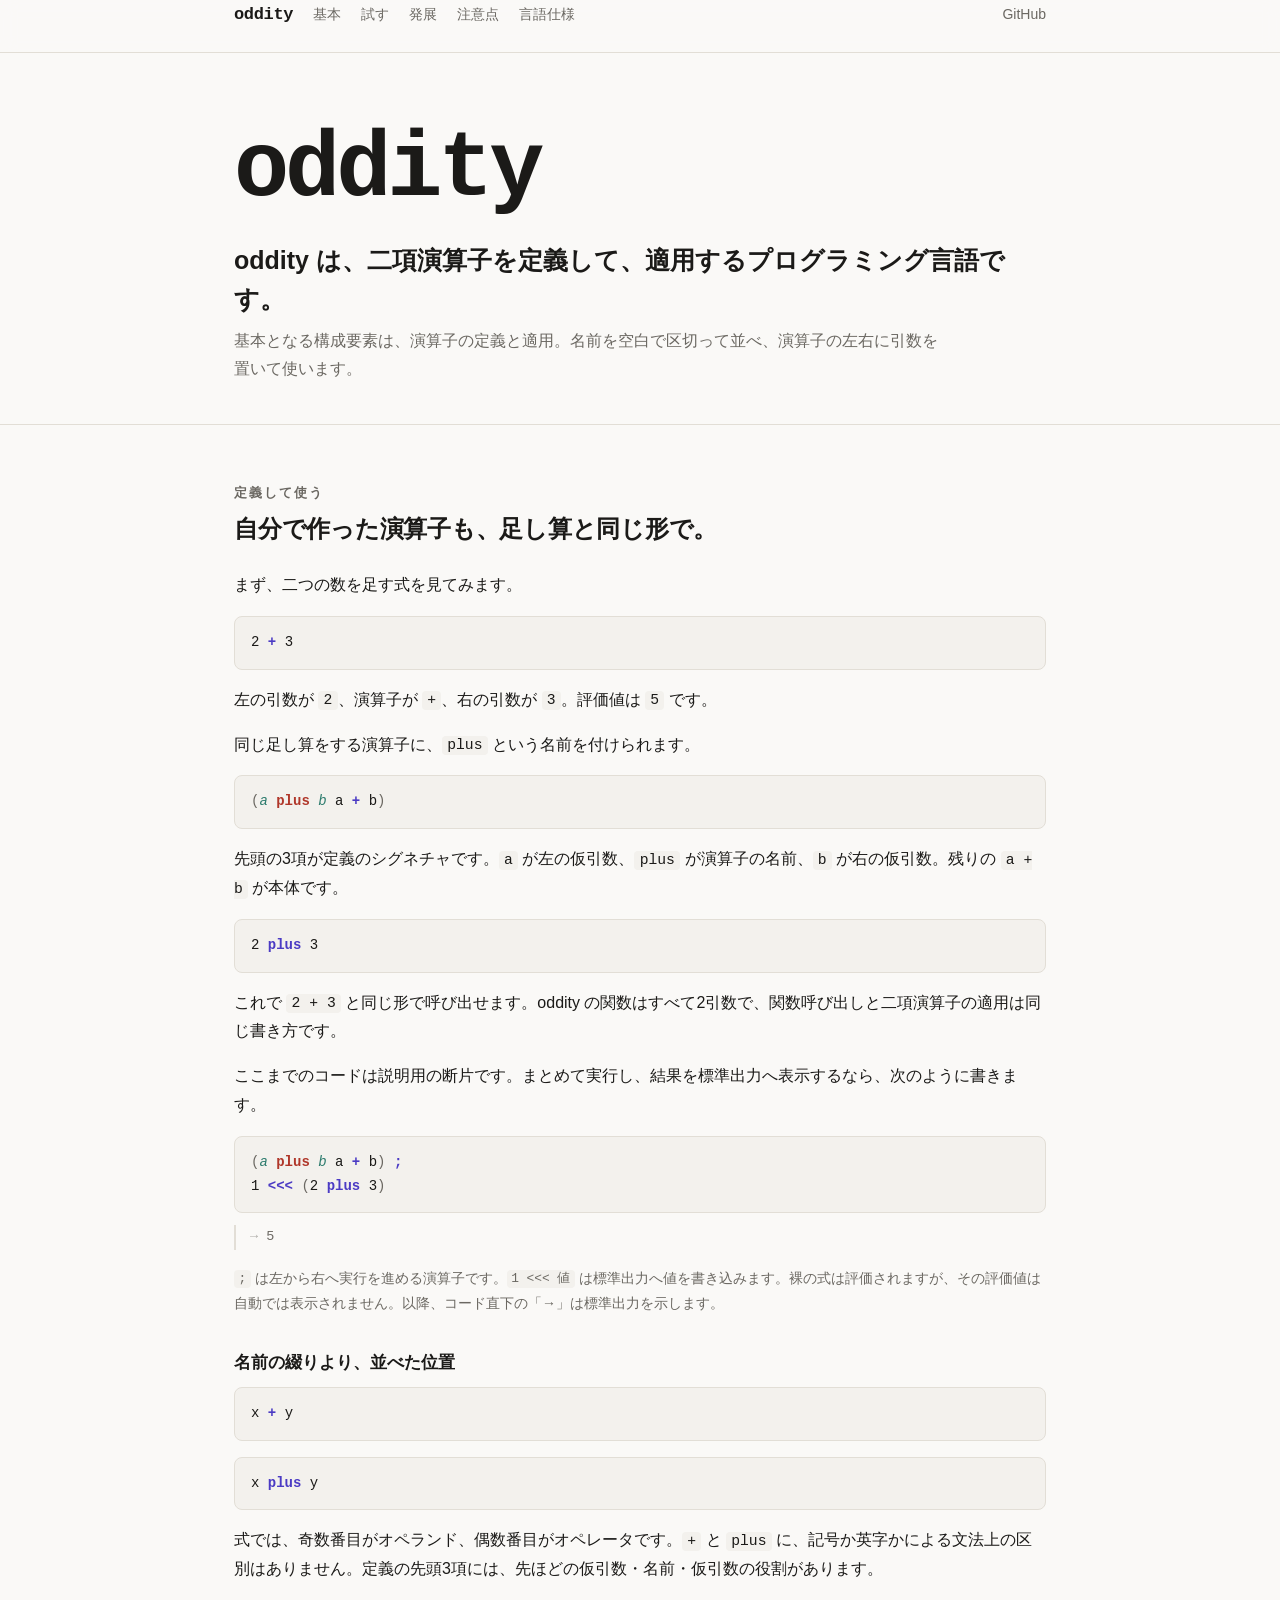
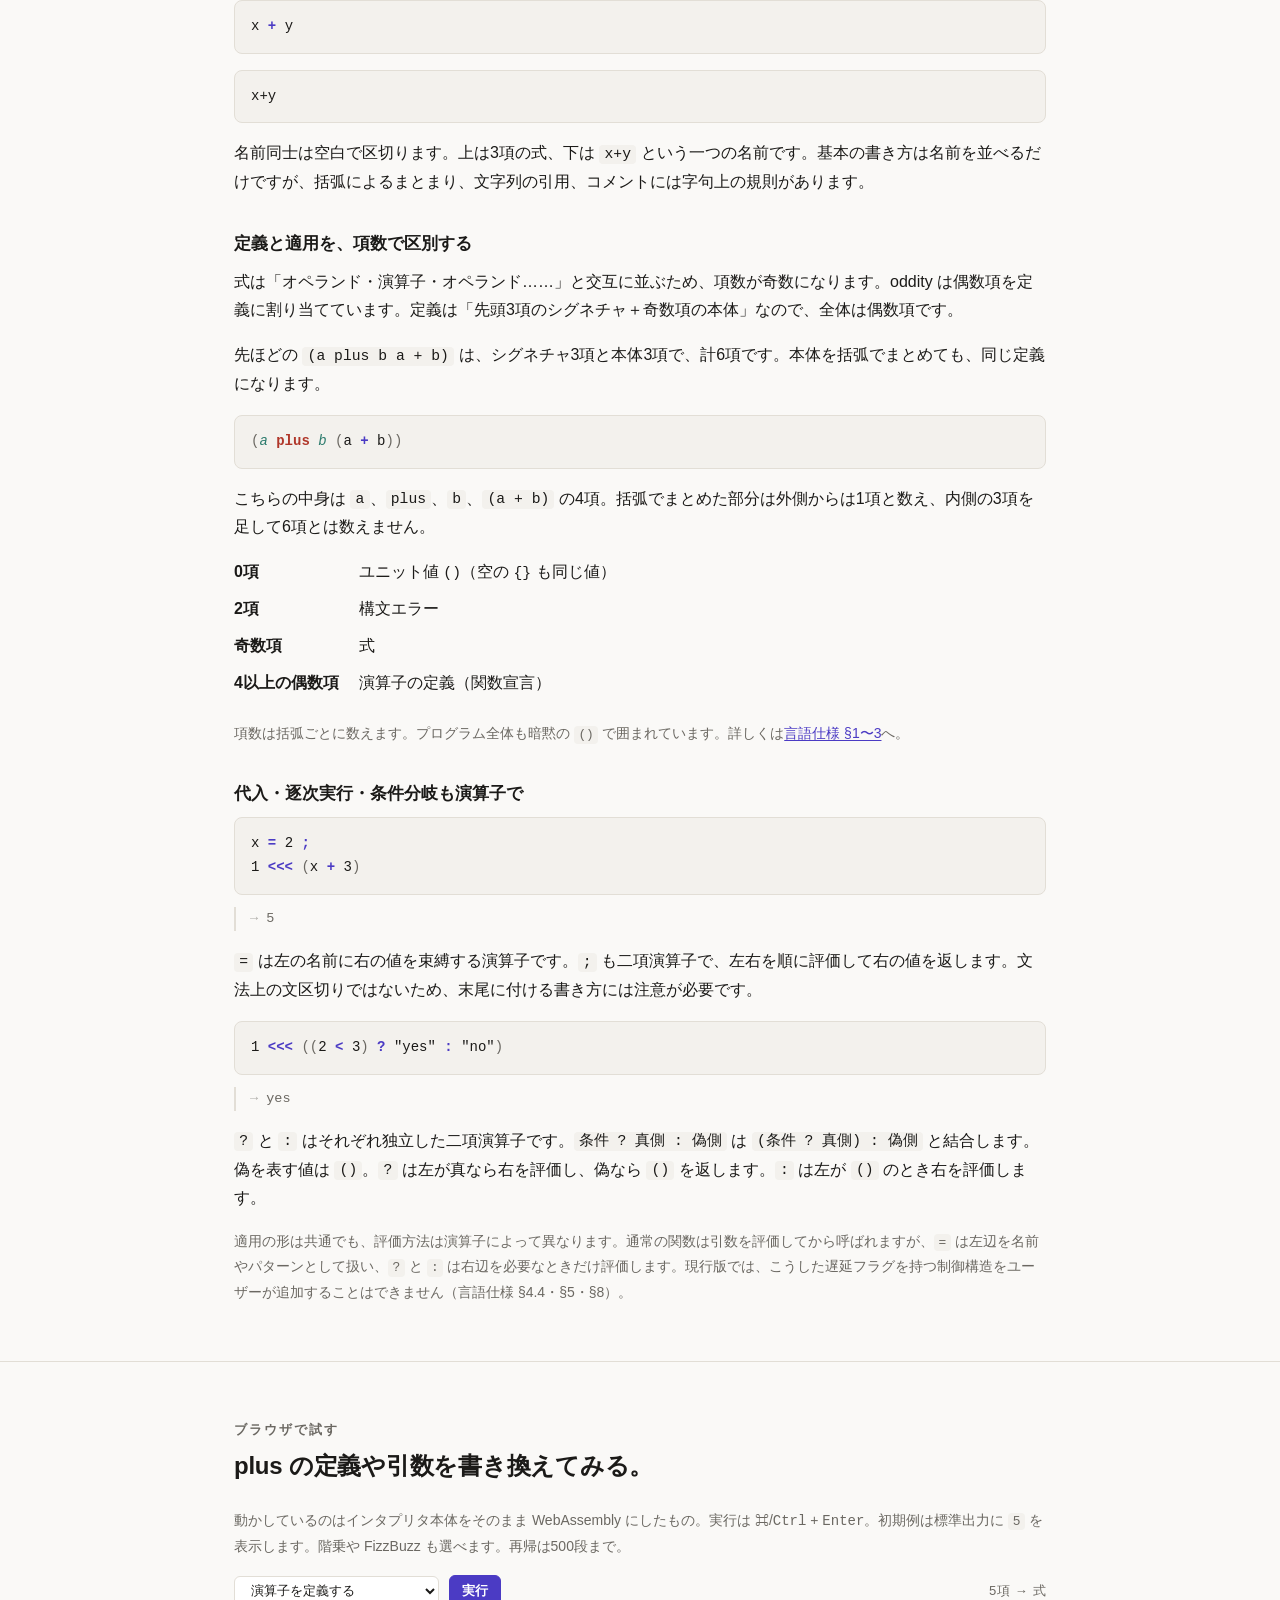
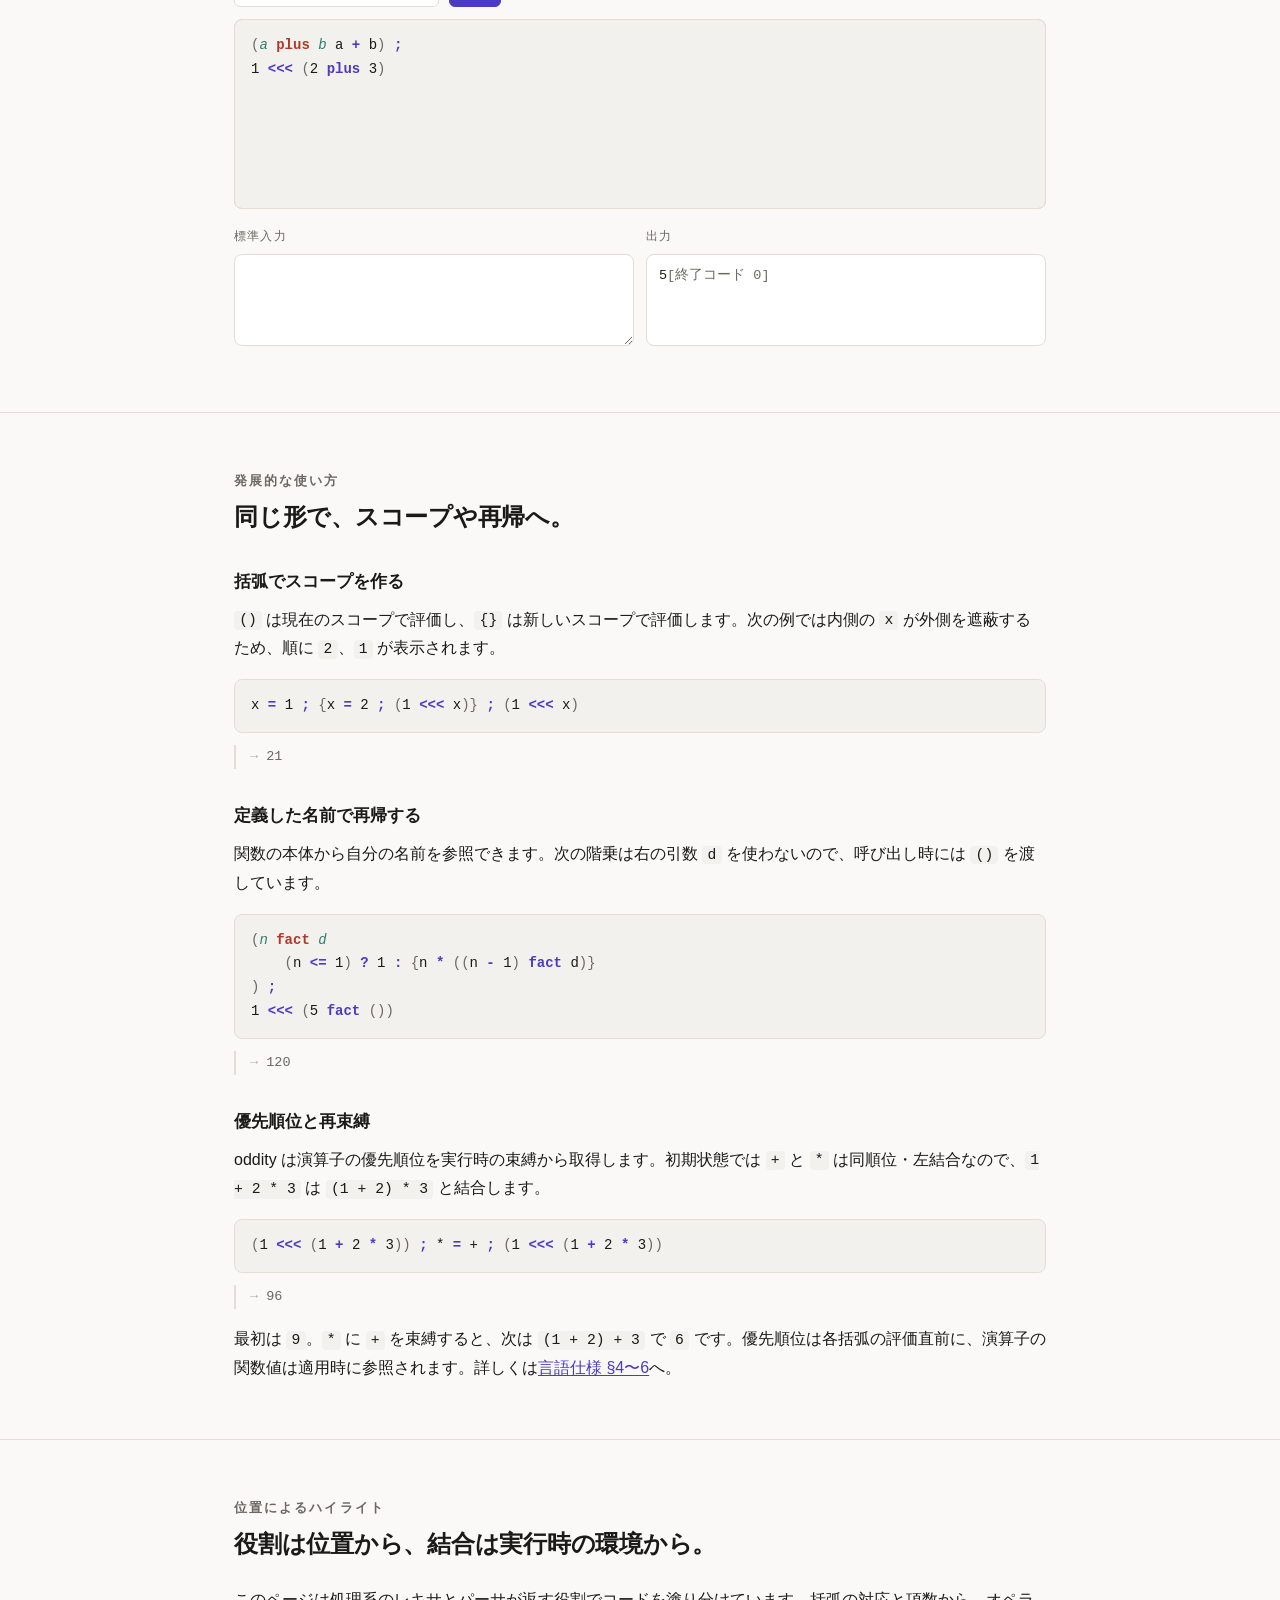
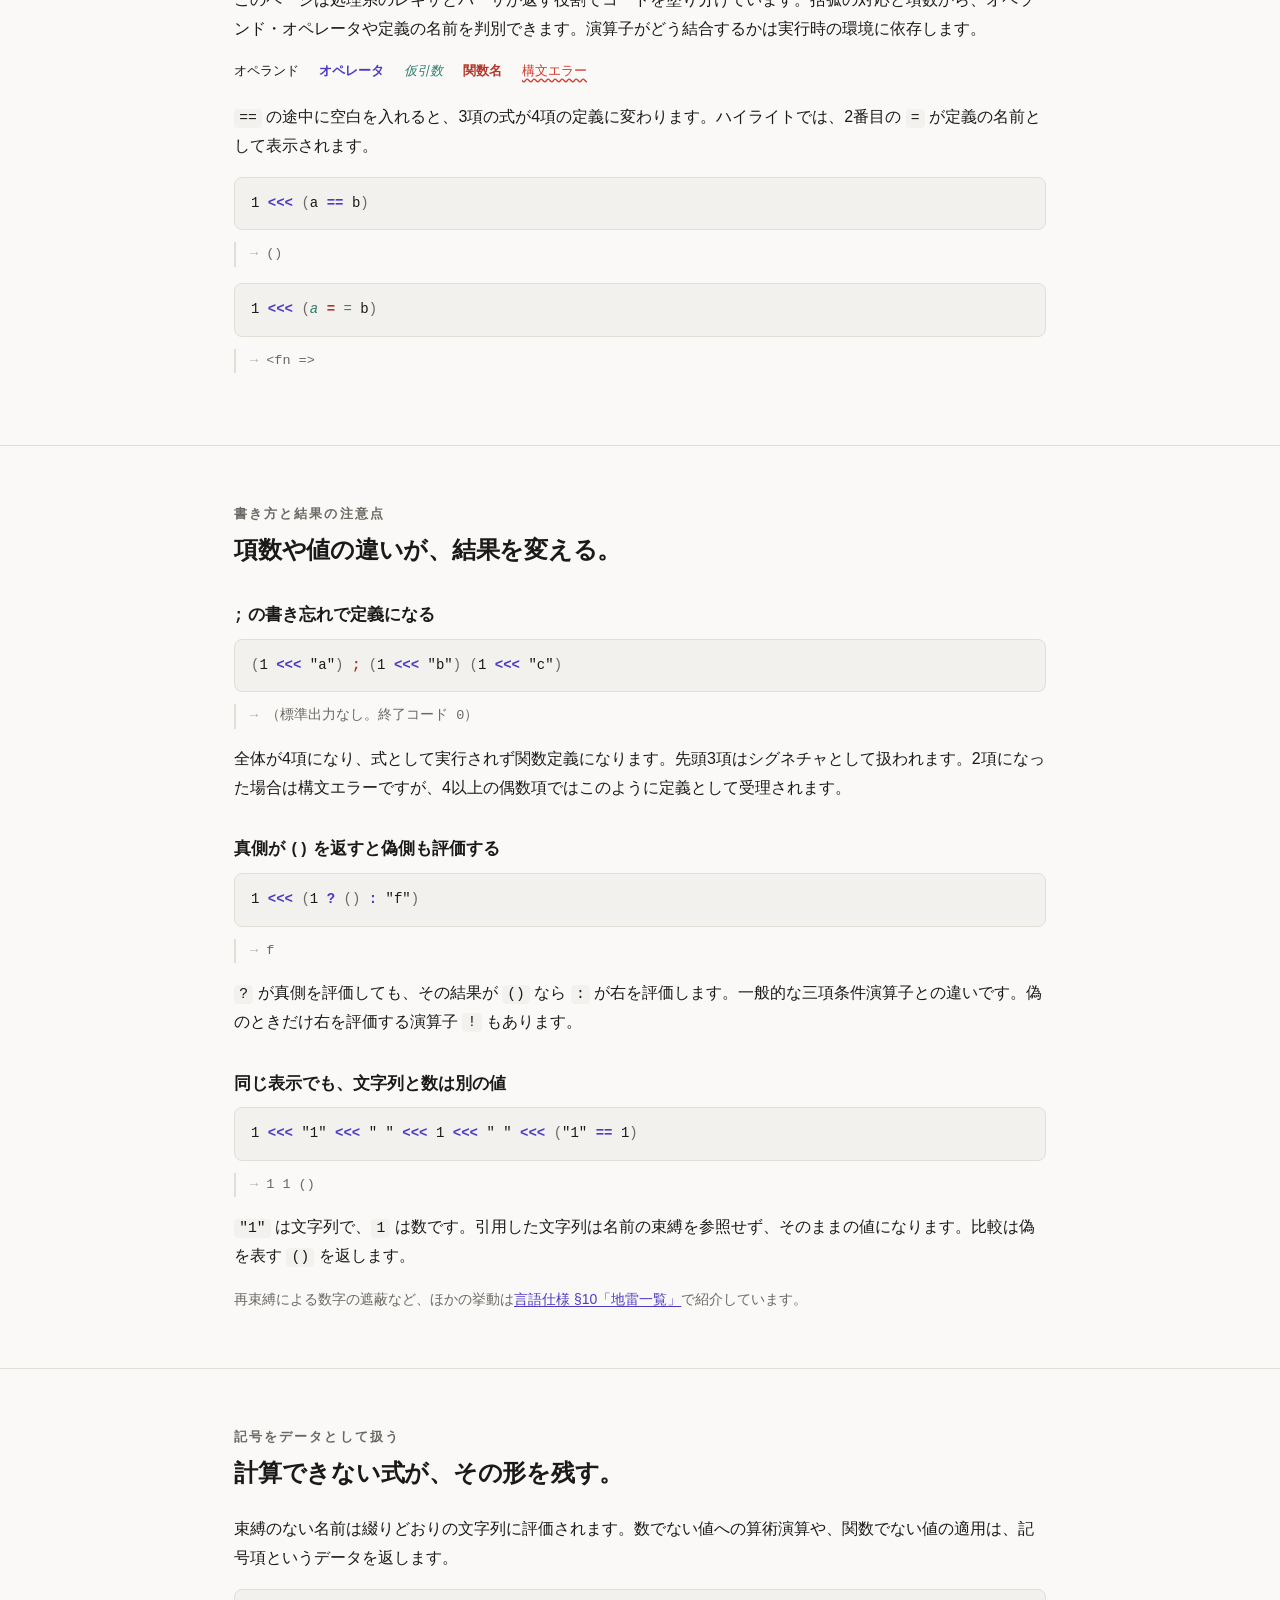
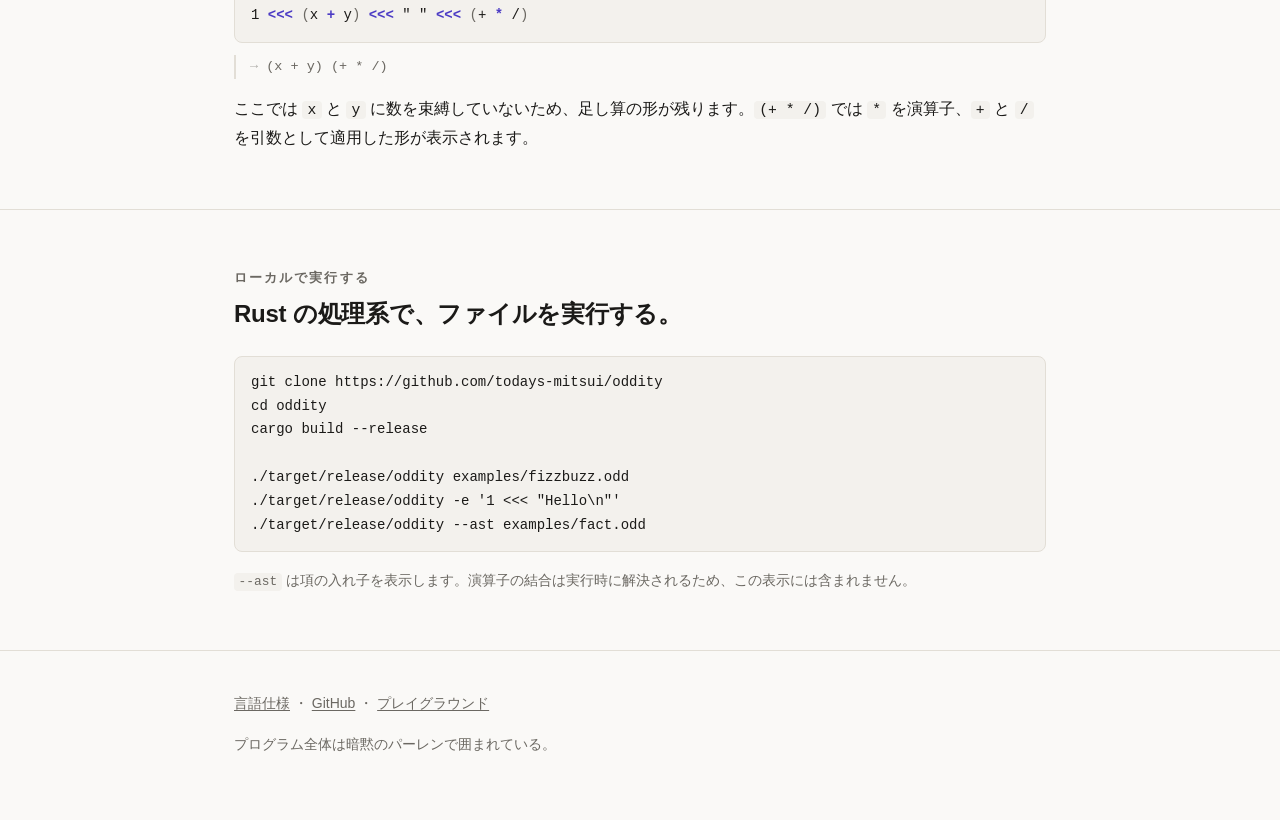
<file: docs/index.html>
<!doctype html>
<html lang="ja">
<head>
<meta charset="utf-8">
<meta name="viewport" content="width=device-width, initial-scale=1">
<title>oddity — 二項演算子を定義して、適用する言語</title>
<meta name="description" content="二項演算子の定義と適用を基本にしたプログラミング言語。名前を並べて演算・代入・条件分岐を表し、ブラウザで試せます。">
<meta property="og:title" content="oddity — 二項演算子を定義して、適用する言語">
<meta property="og:description" content="二項演算子の定義と適用が基本。記号も英字も、並べた位置で役割が決まるプログラミング言語。">
<link rel="stylesheet" href="./style.css">
<link rel="icon" href="data:image/svg+xml,%3Csvg xmlns=%27http://www.w3.org/2000/svg%27 viewBox=%270 0 32 32%27%3E%3Ctext y=%2726%27 font-size=%2728%27 font-family=%27monospace%27%3E%3F%3C/text%3E%3C/svg%3E">
</head>
<body>

<nav><div class="wrap">
  <b>oddity</b><a href="#concept">基本</a><a href="#play">試す</a><a href="#tour">発展</a><a href="#mines">注意点</a><a href="./spec.html">言語仕様</a>
  <span class="spacer"></span><a href="https://github.com/todays-mitsui/oddity" data-repo>GitHub</a>
</div></nav>
<header><div class="wrap">
<h1>oddity</h1>
<p class="tagline">oddity は、二項演算子を定義して、適用するプログラミング言語です。</p>
<p class="sub">基本となる構成要素は、演算子の定義と適用。名前を空白で区切って並べ、演算子の左右に引数を置いて使います。</p>
</div></header>
<section id="concept"><div class="wrap">
<h2>定義して使う</h2>
<p class="lead">自分で作った演算子も、足し算と同じ形で。</p>
<p>まず、二つの数を足す式を見てみます。</p>
<pre><code data-odd>2 + 3</code></pre>
<p>左の引数が <code>2</code>、演算子が <code>+</code>、右の引数が <code>3</code>。評価値は <code>5</code> です。</p>
<p>同じ足し算をする演算子に、<code>plus</code> という名前を付けられます。</p>
<pre><code data-odd>(a plus b a + b)</code></pre>
<p>先頭の3項が定義のシグネチャです。<code>a</code> が左の仮引数、<code>plus</code> が演算子の名前、<code>b</code> が右の仮引数。残りの <code>a + b</code> が本体です。</p>
<pre><code data-odd>2 plus 3</code></pre>
<p>これで <code>2 + 3</code> と同じ形で呼び出せます。oddity の関数はすべて2引数で、関数呼び出しと二項演算子の適用は同じ書き方です。</p>
<p>ここまでのコードは説明用の断片です。まとめて実行し、結果を標準出力へ表示するなら、次のように書きます。</p>
<pre><code data-odd>(a plus b a + b) ;
1 &lt;&lt;&lt; (2 plus 3)</code></pre>
<div class="out">5</div>
<p class="note"><code>;</code> は左から右へ実行を進める演算子です。<code>1 &lt;&lt;&lt; 値</code> は標準出力へ値を書き込みます。裸の式は評価されますが、その評価値は自動では表示されません。以降、コード直下の「→」は標準出力を示します。</p>
<h3>名前の綴りより、並べた位置</h3>
<pre><code data-odd>x + y</code></pre>
<pre><code data-odd>x plus y</code></pre>
<p>式では、奇数番目がオペランド、偶数番目がオペレータです。<code>+</code> と <code>plus</code> に、記号か英字かによる文法上の区別はありません。定義の先頭3項には、先ほどの仮引数・名前・仮引数の役割があります。</p>
<pre><code data-odd>x + y</code></pre>
<pre><code data-odd>x+y</code></pre>
<p>名前同士は空白で区切ります。上は3項の式、下は <code>x+y</code> という一つの名前です。基本の書き方は名前を並べるだけですが、括弧によるまとまり、文字列の引用、コメントには字句上の規則があります。</p>
<h3>定義と適用を、項数で区別する</h3>
<p>式は「オペランド・演算子・オペランド……」と交互に並ぶため、項数が奇数になります。oddity は偶数項を定義に割り当てています。定義は「先頭3項のシグネチャ＋奇数項の本体」なので、全体は偶数項です。</p>
<p>先ほどの <code>(a plus b a + b)</code> は、シグネチャ3項と本体3項で、計6項です。本体を括弧でまとめても、同じ定義になります。</p>
<pre><code data-odd>(a plus b (a + b))</code></pre>
<p>こちらの中身は <code>a</code>、<code>plus</code>、<code>b</code>、<code>(a + b)</code> の4項。括弧でまとめた部分は外側からは1項と数え、内側の3項を足して6項とは数えません。</p>
<dl class="arity">
<dt>0項</dt><dd>ユニット値 <code>()</code>（空の <code>{}</code> も同じ値）</dd>
<dt>2項</dt><dd>構文エラー</dd>
<dt>奇数項</dt><dd>式</dd>
<dt>4以上の偶数項</dt><dd>演算子の定義（関数宣言）</dd>
</dl>
<p class="note">項数は括弧ごとに数えます。プログラム全体も暗黙の <code>()</code> で囲まれています。詳しくは<a href="./spec.html">言語仕様 §1〜3</a>へ。</p>
<h3>代入・逐次実行・条件分岐も演算子で</h3>
<pre><code data-odd>x = 2 ;
1 &lt;&lt;&lt; (x + 3)</code></pre>
<div class="out">5</div>
<p><code>=</code> は左の名前に右の値を束縛する演算子です。<code>;</code> も二項演算子で、左右を順に評価して右の値を返します。文法上の文区切りではないため、末尾に付ける書き方には注意が必要です。</p>
<pre><code data-odd>1 &lt;&lt;&lt; ((2 &lt; 3) ? "yes" : "no")</code></pre>
<div class="out">yes</div>
<p><code>?</code> と <code>:</code> はそれぞれ独立した二項演算子です。<code>条件 ? 真側 : 偽側</code> は <code>(条件 ? 真側) : 偽側</code> と結合します。偽を表す値は <code>()</code>。<code>?</code> は左が真なら右を評価し、偽なら <code>()</code> を返します。<code>:</code> は左が <code>()</code> のとき右を評価します。</p>
<p class="note">適用の形は共通でも、評価方法は演算子によって異なります。通常の関数は引数を評価してから呼ばれますが、<code>=</code> は左辺を名前やパターンとして扱い、<code>?</code> と <code>:</code> は右辺を必要なときだけ評価します。現行版では、こうした遅延フラグを持つ制御構造をユーザーが追加することはできません（言語仕様 §4.4・§5・§8）。</p>
</div></section>
<section id="play"><div class="wrap">
  <h2>ブラウザで試す</h2>
  <p class="lead">plus の定義や引数を書き換えてみる。</p>
  <p class="note">動かしているのはインタプリタ本体をそのまま WebAssembly にしたもの。実行は <kbd>⌘</kbd>/<kbd>Ctrl</kbd> + <kbd>Enter</kbd>。初期例は標準出力に <code>5</code> を表示します。階乗や FizzBuzz も選べます。再帰は500段まで。</p>
  <div class="pg">
    <div class="pg-bar">
      <select id="picker" aria-label="実行例"></select>
      <button class="run" id="run" disabled>実行</button>
      <span class="badge" id="badge">読み込み中…</span>
    </div>
    <div class="editor">
      <pre aria-hidden="true"><code id="hl"></code></pre>
      <textarea aria-label="oddity のコード" id="src" spellcheck="false" autocapitalize="off" autocomplete="off"></textarea>
    </div>
    <div class="pg-io">
      <div><label for="stdin">標準入力</label><textarea id="stdin" spellcheck="false"></textarea></div>
      <div><label for="result">出力</label><div class="result" id="result"></div></div>
    </div>
  </div>
</div></section>

<section id="tour"><div class="wrap">
<h2>発展的な使い方</h2><p class="lead">同じ形で、スコープや再帰へ。</p>
<h3>括弧でスコープを作る</h3>
<p><code>()</code> は現在のスコープで評価し、<code>{}</code> は新しいスコープで評価します。次の例では内側の <code>x</code> が外側を遮蔽するため、順に <code>2</code>、<code>1</code> が表示されます。</p>
<pre><code data-odd>x = 1 ; {x = 2 ; (1 &lt;&lt;&lt; x)} ; (1 &lt;&lt;&lt; x)</code></pre>
<div class="out">21</div>
<h3>定義した名前で再帰する</h3>
<p>関数の本体から自分の名前を参照できます。次の階乗は右の引数 <code>d</code> を使わないので、呼び出し時には <code>()</code> を渡しています。</p>
<pre><code data-odd>(n fact d
    (n &lt;= 1) ? 1 : {n * ((n - 1) fact d)}
) ;
1 &lt;&lt;&lt; (5 fact ())</code></pre>
<div class="out">120</div>
<h3>優先順位と再束縛</h3>
<p>oddity は演算子の優先順位を実行時の束縛から取得します。初期状態では <code>+</code> と <code>*</code> は同順位・左結合なので、<code>1 + 2 * 3</code> は <code>(1 + 2) * 3</code> と結合します。</p>
<pre><code data-odd>(1 &lt;&lt;&lt; (1 + 2 * 3)) ; * = + ; (1 &lt;&lt;&lt; (1 + 2 * 3))</code></pre>
<div class="out">96</div>
<p>最初は <code>9</code>。<code>*</code> に <code>+</code> を束縛すると、次は <code>(1 + 2) + 3</code> で <code>6</code> です。優先順位は各括弧の評価直前に、演算子の関数値は適用時に参照されます。詳しくは<a href="./spec.html">言語仕様 §4〜6</a>へ。</p>
</div></section>
<section id="highlighting"><div class="wrap">
<h2>位置によるハイライト</h2><p class="lead">役割は位置から、結合は実行時の環境から。</p>
<p>このページは処理系のレキサとパーサが返す役割でコードを塗り分けています。括弧の対応と項数から、オペランド・オペレータや定義の名前を判別できます。演算子がどう結合するかは実行時の環境に依存します。</p>
<div class="legend"><span class="r0">オペランド</span><span class="r1">オペレータ</span><span class="r2">仮引数</span><span class="r3">関数名</span><span class="r4">構文エラー</span></div>
<p><code>==</code> の途中に空白を入れると、3項の式が4項の定義に変わります。ハイライトでは、2番目の <code>=</code> が定義の名前として表示されます。</p>
<pre><code data-odd>1 &lt;&lt;&lt; (a == b)</code></pre>
<div class="out">()</div>
<pre><code data-odd>1 &lt;&lt;&lt; (a = = b)</code></pre>
<div class="out">&lt;fn =&gt;</div>
</div></section>
<section id="mines"><div class="wrap">
<h2>書き方と結果の注意点</h2><p class="lead">項数や値の違いが、結果を変える。</p>
<h3><code>;</code> の書き忘れで定義になる</h3>
<pre><code data-odd>(1 &lt;&lt;&lt; "a") ; (1 &lt;&lt;&lt; "b") (1 &lt;&lt;&lt; "c")</code></pre>
<div class="out">（標準出力なし。終了コード 0）</div>
<p>全体が4項になり、式として実行されず関数定義になります。先頭3項はシグネチャとして扱われます。2項になった場合は構文エラーですが、4以上の偶数項ではこのように定義として受理されます。</p>
<h3>真側が <code>()</code> を返すと偽側も評価する</h3>
<pre><code data-odd>1 &lt;&lt;&lt; (1 ? () : "f")</code></pre>
<div class="out">f</div>
<p><code>?</code> が真側を評価しても、その結果が <code>()</code> なら <code>:</code> が右を評価します。一般的な三項条件演算子との違いです。偽のときだけ右を評価する演算子 <code>!</code> もあります。</p>
<h3>同じ表示でも、文字列と数は別の値</h3>
<pre><code data-odd>1 &lt;&lt;&lt; "1" &lt;&lt;&lt; " " &lt;&lt;&lt; 1 &lt;&lt;&lt; " " &lt;&lt;&lt; ("1" == 1)</code></pre>
<div class="out">1 1 ()</div>
<p><code>"1"</code> は文字列で、<code>1</code> は数です。引用した文字列は名前の束縛を参照せず、そのままの値になります。比較は偽を表す <code>()</code> を返します。</p>
<p class="note">再束縛による数字の遮蔽など、ほかの挙動は<a href="./spec.html">言語仕様 §10「地雷一覧」</a>で紹介しています。</p>
</div></section>
<section id="gallery"><div class="wrap">
<h2>記号をデータとして扱う</h2><p class="lead">計算できない式が、その形を残す。</p>
<p>束縛のない名前は綴りどおりの文字列に評価されます。数でない値への算術演算や、関数でない値の適用は、記号項というデータを返します。</p>
<pre><code data-odd>1 &lt;&lt;&lt; (x + y) &lt;&lt;&lt; " " &lt;&lt;&lt; (+ * /)</code></pre>
<div class="out">(x + y) (+ * /)</div>
<p>ここでは <code>x</code> と <code>y</code> に数を束縛していないため、足し算の形が残ります。<code>(+ * /)</code> では <code>*</code> を演算子、<code>+</code> と <code>/</code> を引数として適用した形が表示されます。</p>
</div></section>
<section id="get"><div class="wrap">
  <h2>ローカルで実行する</h2>
  <p class="lead">Rust の処理系で、ファイルを実行する。</p>
  <pre><code>git clone <span data-repo-text>https://github.com/todays-mitsui/oddity</span>
cd oddity
cargo build --release

./target/release/oddity examples/fizzbuzz.odd
./target/release/oddity -e '1 &lt;&lt;&lt; "Hello\n"'
./target/release/oddity --ast examples/fact.odd</code></pre>
  <p class="note"><code>--ast</code> は項の入れ子を表示します。演算子の結合は実行時に解決されるため、この表示には含まれません。</p>
</div></section>

<footer><div class="wrap">
  <p><a href="./spec.html">言語仕様</a> ・ <a href="https://github.com/todays-mitsui/oddity" data-repo>GitHub</a> ・ <a href="#play">プレイグラウンド</a></p>
  <p>プログラム全体は暗黙のパーレンで囲まれている。</p>
</div></footer>

<script src="./app.js"></script>
</body>
</html>
</file>
<file: docs/style.css>
/* oddity — 公式サイト
   配色は「役割は位置だけで決まる」に合わせて、役割ごとに1色だけ与える。 */

:root {
  --bg: #faf9f7;
  --bg-raised: #ffffff;
  --bg-code: #f3f1ed;
  --fg: #1b1a18;
  --fg-dim: #6b6862;
  --line: #e2ded6;

  --operand: #1b1a18;
  --operator: #4b3bc4;
  --name: #b0372a;
  --param: #2f7d6f;
  --error: #d13b2e;
  --accent: #4b3bc4;

  --mono: ui-monospace, SFMono-Regular, "SF Mono", Menlo, Consolas, monospace;
  --sans: -apple-system, BlinkMacSystemFont, "Hiragino Sans", "Noto Sans JP", sans-serif;
}

@media (prefers-color-scheme: dark) {
  :root {
    --bg: #131417;
    --bg-raised: #1a1c21;
    --bg-code: #1e2027;
    --fg: #e6e4e0;
    --fg-dim: #9a968e;
    --line: #2c2f36;

    --operand: #e6e4e0;
    --operator: #a99bff;
    --name: #ff8f7a;
    --param: #6fd3bd;
    --error: #ff6b5a;
    --accent: #a99bff;
  }
}

* { box-sizing: border-box; }

body {
  margin: 0;
  background: var(--bg);
  color: var(--fg);
  font-family: var(--sans);
  font-size: 16px;
  line-height: 1.8;
  -webkit-font-smoothing: antialiased;
}

.wrap { max-width: 860px; margin: 0 auto; padding: 0 24px; }

a { color: var(--accent); text-decoration-thickness: 1px; text-underline-offset: 2px; }

/* ---- nav ---- */

nav {
  position: sticky; top: 0; z-index: 10;
  background: color-mix(in srgb, var(--bg) 88%, transparent);
  backdrop-filter: blur(8px);
  border-bottom: 1px solid var(--line);
}
nav .wrap { display: flex; gap: 20px; align-items: baseline; height: 52px; }
nav b { font-family: var(--mono); font-size: 17px; letter-spacing: -.02em; }
nav a { color: var(--fg-dim); text-decoration: none; font-size: 14px; }
nav a:hover { color: var(--accent); }
nav .spacer { flex: 1; }

/* ---- hero ---- */

header { padding: 72px 0 40px; border-bottom: 1px solid var(--line); }
h1 {
  font-family: var(--mono);
  font-size: clamp(48px, 11vw, 92px);
  line-height: 1;
  margin: 0 0 24px;
  letter-spacing: -.045em;
}
.tagline { font-size: clamp(19px, 3.4vw, 25px); line-height: 1.55; margin: 0 0 8px; font-weight: 600; }
.sub { color: var(--fg-dim); margin: 0; max-width: 44em; }

/* ---- 見出し ---- */

section { padding: 56px 0; border-bottom: 1px solid var(--line); }
h2 {
  font-size: 13px; font-weight: 700; letter-spacing: .16em; text-transform: uppercase;
  color: var(--fg-dim); margin: 0 0 8px;
}
h2 + .lead { font-size: 24px; font-weight: 700; line-height: 1.45; margin: 0 0 24px; letter-spacing: -.01em; }
h3 { font-size: 17px; margin: 32px 0 8px; }
p { margin: 0 0 16px; }
p:last-child { margin-bottom: 0; }

/* ---- コード ---- */

pre, code { font-family: var(--mono); }
code { font-size: .92em; }
p code, li code, td code {
  background: var(--bg-code); padding: .1em .35em; border-radius: 4px;
}
pre {
  background: var(--bg-code);
  border: 1px solid var(--line);
  border-radius: 8px;
  padding: 14px 16px;
  overflow-x: auto;
  margin: 0 0 16px;
  line-height: 1.7;
  font-size: 14px;
  tab-size: 4;
}
pre code { background: none; padding: 0; font-size: inherit; }

/* 位置で決まる役割 (§0) */
.r0 { color: var(--operand); }
.r1 { color: var(--operator); font-weight: 600; }
.r2 { color: var(--param); font-style: italic; }
.r3 { color: var(--name); font-weight: 700; }
.r4 { color: var(--error); text-decoration: underline wavy var(--error); text-underline-offset: 3px; }
.bracket { color: var(--fg-dim); }
.comment { color: var(--fg-dim); font-style: italic; }

.out {
  border-left: 2px solid var(--line);
  padding-left: 14px; margin: -4px 0 16px;
  color: var(--fg-dim); font-family: var(--mono); font-size: 13.5px;
  white-space: pre-wrap;
}
.out::before { content: "→ "; opacity: .5; }

/* ---- 凡例 ---- */

.legend { display: flex; flex-wrap: wrap; gap: 8px 20px; font-family: var(--mono); font-size: 13px; margin: 0 0 20px; }
.legend b { font-weight: inherit; }

/* ---- カード ---- */

.cards { display: grid; gap: 16px; grid-template-columns: repeat(auto-fit, minmax(240px, 1fr)); }
.card {
  background: var(--bg-raised); border: 1px solid var(--line); border-radius: 10px; padding: 18px 20px;
}
.card h3 { margin: 0 0 6px; font-size: 15px; }
.card p { font-size: 14px; color: var(--fg-dim); line-height: 1.7; }

.tour { display: grid; gap: 28px; }
.tour > div { display: grid; gap: 4px; }
.tour h3 { margin: 0; display: flex; align-items: baseline; gap: 10px; }
.tour h3 span { font-family: var(--mono); font-size: 12px; color: var(--fg-dim); }
.tour p { font-size: 15px; color: var(--fg-dim); margin: 0 0 10px; }

/* ---- プレイグラウンド ---- */

.pg { display: grid; gap: 12px; }
.pg-bar { display: flex; gap: 10px; align-items: center; flex-wrap: wrap; }
.pg-bar select, .pg-bar button {
  font-family: var(--mono); font-size: 13px;
  border: 1px solid var(--line); border-radius: 6px;
  background: var(--bg-raised); color: var(--fg);
  padding: 6px 12px; cursor: pointer;
}
.pg-bar button.run { background: var(--accent); border-color: var(--accent); color: #fff; font-weight: 700; }
@media (prefers-color-scheme: dark) { .pg-bar button.run { color: #16141f; } }
.pg-bar .badge {
  margin-left: auto; font-family: var(--mono); font-size: 13px; color: var(--fg-dim);
}
.pg-bar .badge.err { color: var(--error); }

.editor { position: relative; font-family: var(--mono); font-size: 14px; line-height: 1.7; }
.editor pre, .editor textarea {
  margin: 0; padding: 14px 16px; border: 1px solid var(--line); border-radius: 8px;
  font: inherit; line-height: inherit; white-space: pre-wrap; word-break: break-word;
  min-height: 190px; width: 100%;
}
.editor pre { background: var(--bg-code); overflow: hidden; }
.editor textarea {
  position: absolute; inset: 0; resize: none;
  background: transparent; color: transparent; caret-color: var(--fg);
  overflow: hidden;
}
.editor textarea::selection { background: color-mix(in srgb, var(--accent) 30%, transparent); }
.editor textarea:focus { outline: 2px solid var(--accent); outline-offset: 1px; }

.pg-io { display: grid; gap: 12px; grid-template-columns: 1fr 1fr; }
@media (max-width: 640px) { .pg-io { grid-template-columns: 1fr; } }
.pg-io label { font-size: 12px; letter-spacing: .1em; text-transform: uppercase; color: var(--fg-dim); }
.pg-io textarea, .pg-io .result {
  width: 100%; min-height: 92px; font-family: var(--mono); font-size: 13.5px; line-height: 1.65;
  border: 1px solid var(--line); border-radius: 8px; padding: 10px 12px;
  background: var(--bg-raised); color: var(--fg); white-space: pre-wrap; word-break: break-word;
  margin-top: 4px;
}
.result .stderr { color: var(--error); }
.result .meta { color: var(--fg-dim); }

/* ---- 表 ---- */

table { border-collapse: collapse; width: 100%; font-size: 14px; margin: 0 0 16px; }
th, td { text-align: left; padding: 7px 12px; border-bottom: 1px solid var(--line); vertical-align: top; }
th { font-size: 12px; letter-spacing: .08em; text-transform: uppercase; color: var(--fg-dim); font-weight: 600; }

ul { padding-left: 1.3em; margin: 0 0 16px; }
li { margin: 0 0 6px; }

footer { padding: 40px 0 64px; color: var(--fg-dim); font-size: 14px; }
footer a { color: var(--fg-dim); }

.note { font-size: 14px; color: var(--fg-dim); }

/* 基本説明の項数一覧と、小さい画面でのナビゲーション */
.arity { display: grid; grid-template-columns: max-content 1fr; gap: 8px 20px; margin: 0 0 24px; }
.arity dt { font-weight: 600; }
.arity dd { margin: 0; }
section { scroll-margin-top: 60px; }
@media (max-width: 640px) {
  nav .wrap { gap: 14px; overflow-x: auto; white-space: nowrap; }
  .arity { grid-template-columns: 1fr; gap: 4px; }
  .arity dd { margin-bottom: 8px; }
}
</file>
